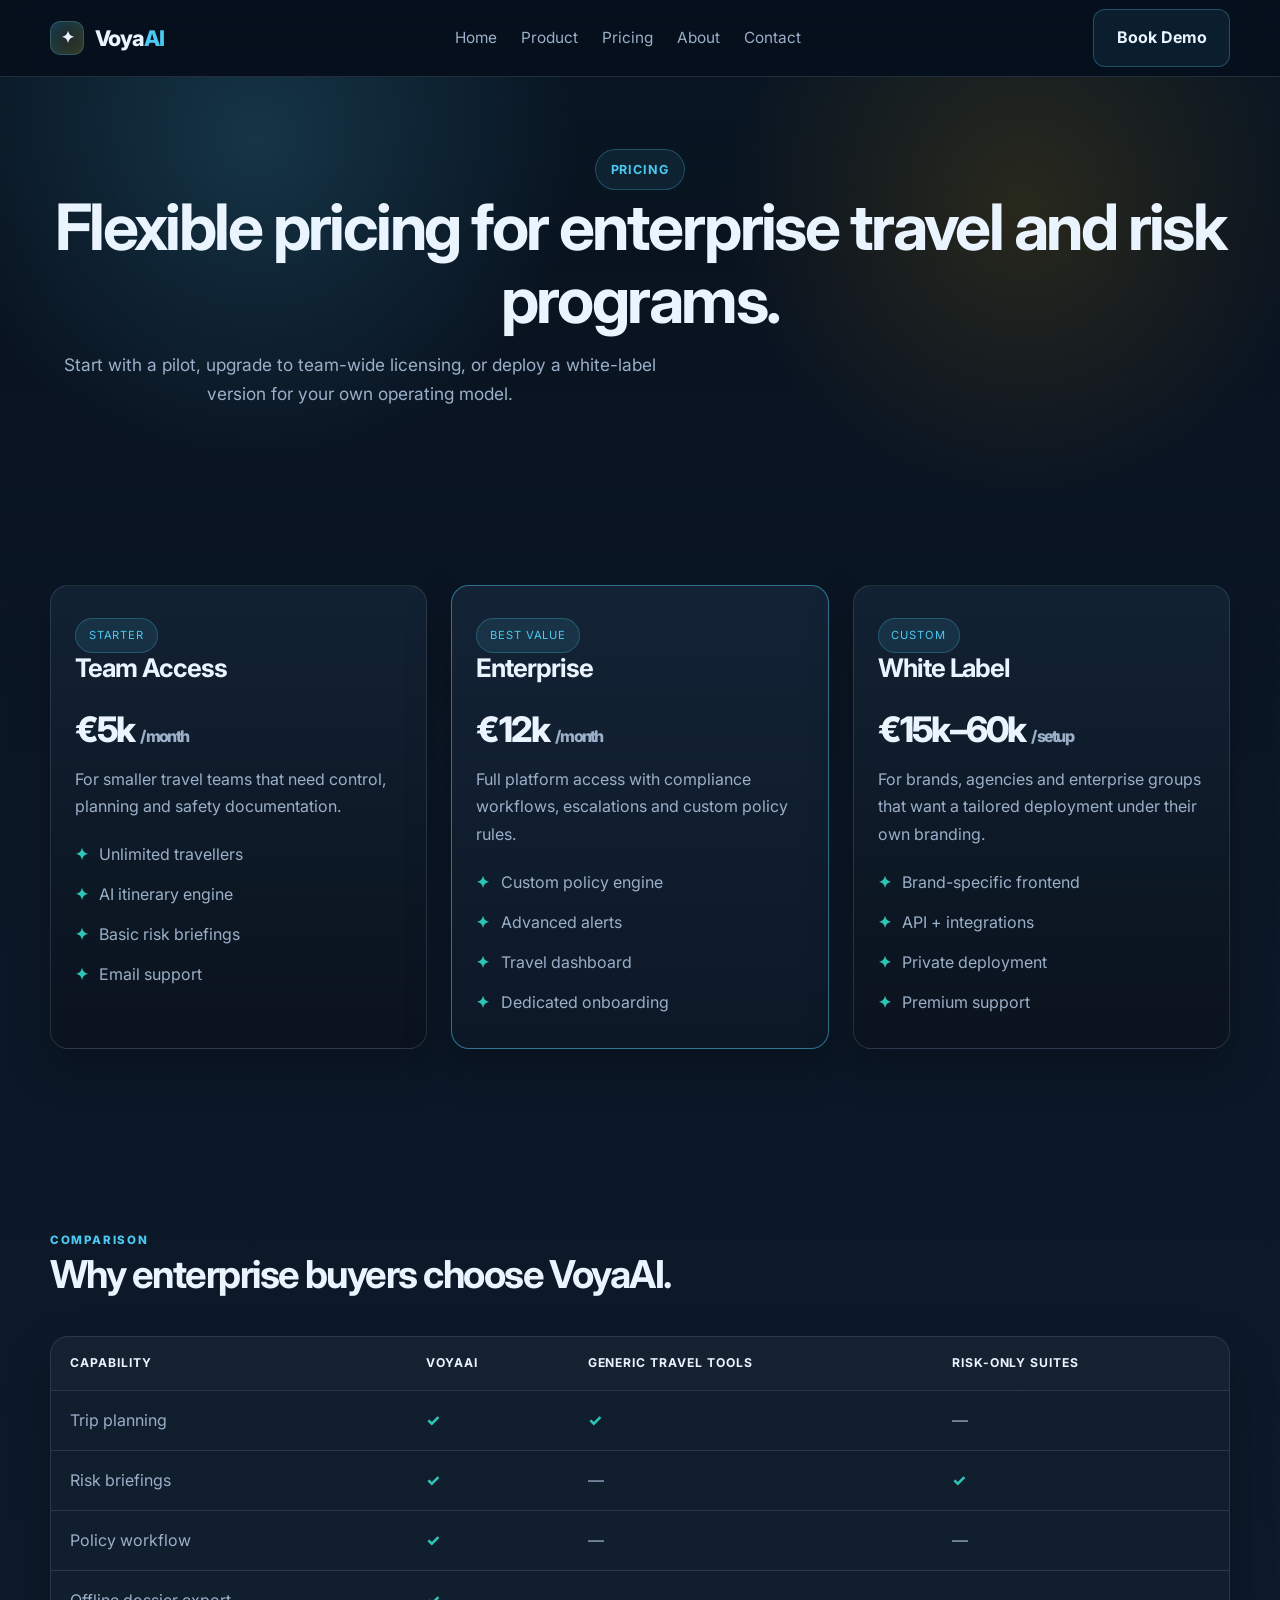
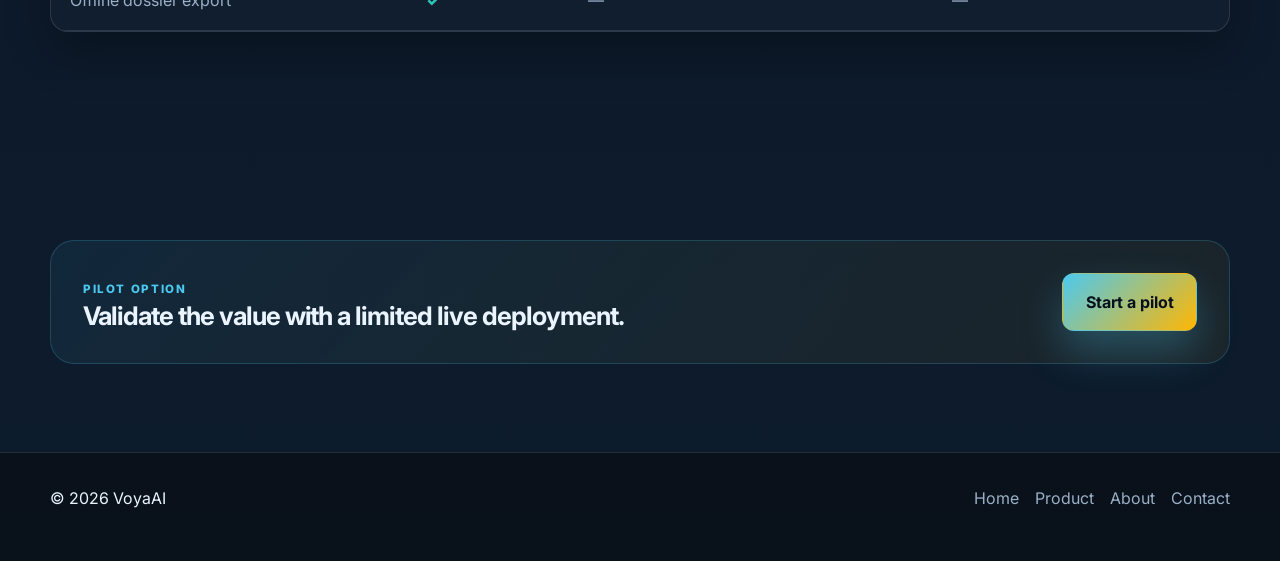
<file: about.html>
<!DOCTYPE html>
<html lang="en">
<head>
  <meta charset="UTF-8" />
  <meta name="viewport" content="width=device-width, initial-scale=1.0" />
  <title>VoyaAI | Pricing</title>
  <meta name="description" content="VoyaAI pricing plans for enterprise travel teams, compliance, and white-label deployments." />
  <link rel="preconnect" href="https://fonts.googleapis.com">
  <link rel="preconnect" href="https://fonts.gstatic.com" crossorigin>
  <link href="https://fonts.googleapis.com/css2?family=Inter:wght@400;500;600;700;800;900&display=swap" rel="stylesheet">
  <link rel="stylesheet" href="styles.css" />
</head>
<body>
  <header class="site-header">
    <div class="container nav-wrap">
      <a href="index.html" class="brand" aria-label="VoyaAI home">
        <span class="brand-mark">✦</span>
        <span>Voya<span style="color: var(--primary);">AI</span></span>
      </a>

      <nav class="nav-links" aria-label="Main navigation">
        <a href="index.html">Home</a>
        <a href="product.html">Product</a>
        <a href="pricing.html">Pricing</a>
        <a href="about.html">About</a>
        <a href="contact.html">Contact</a>
      </nav>

      <div class="nav-actions">
        <a href="contact.html" class="btn btn-secondary">Book Demo</a>
        <button class="mobile-toggle" aria-label="Toggle menu">☰</button>
      </div>
    </div>
  </header>

  <main>
    <section class="hero" style="padding-top: 4.5rem; min-height: auto;">
      <div class="container hero-content" style="grid-template-columns: 1fr; text-align: center;">
        <div class="hero-copy reveal">
          <span class="eyebrow">Pricing</span>
          <h1>Flexible pricing for enterprise travel and risk programs.</h1>
          <p>Start with a pilot, upgrade to team-wide licensing, or deploy a white-label version for your own operating model.</p>
        </div>
      </div>
    </section>

    <section>
      <div class="container">
        <div class="pricing-grid">
          <article class="price-card reveal">
            <span class="price-badge">Starter</span>
            <h3>Team Access</h3>
            <div class="price-amount">€5k <small>/ month</small></div>
            <p class="price-desc">For smaller travel teams that need control, planning and safety documentation.</p>
            <ul class="price-list">
              <li>Unlimited travellers</li>
              <li>AI itinerary engine</li>
              <li>Basic risk briefings</li>
              <li>Email support</li>
            </ul>
          </article>

          <article class="price-card featured reveal">
            <span class="price-badge">Best value</span>
            <h3>Enterprise</h3>
            <div class="price-amount">€12k <small>/ month</small></div>
            <p class="price-desc">Full platform access with compliance workflows, escalations and custom policy rules.</p>
            <ul class="price-list">
              <li>Custom policy engine</li>
              <li>Advanced alerts</li>
              <li>Travel dashboard</li>
              <li>Dedicated onboarding</li>
            </ul>
          </article>

          <article class="price-card reveal">
            <span class="price-badge">Custom</span>
            <h3>White Label</h3>
            <div class="price-amount">€15k–60k <small>/ setup</small></div>
            <p class="price-desc">For brands, agencies and enterprise groups that want a tailored deployment under their own branding.</p>
            <ul class="price-list">
              <li>Brand-specific frontend</li>
              <li>API + integrations</li>
              <li>Private deployment</li>
              <li>Premium support</li>
            </ul>
          </article>
        </div>
      </div>
    </section>

    <section>
      <div class="container">
        <div class="section-header reveal">
          <span class="section-kicker">Comparison</span>
          <h2>Why enterprise buyers choose VoyaAI.</h2>
        </div>

        <div class="table-wrap reveal">
          <table>
            <thead>
              <tr>
                <th>Capability</th>
                <th>VoyaAI</th>
                <th>Generic travel tools</th>
                <th>Risk-only suites</th>
              </tr>
            </thead>
            <tbody>
              <tr>
                <td>Trip planning</td>
                <td class="table-check">✓</td>
                <td class="table-check">✓</td>
                <td>—</td>
              </tr>
              <tr>
                <td>Risk briefings</td>
                <td class="table-check">✓</td>
                <td>—</td>
                <td class="table-check">✓</td>
              </tr>
              <tr>
                <td>Policy workflow</td>
                <td class="table-check">✓</td>
                <td>—</td>
                <td>—</td>
              </tr>
              <tr>
                <td>Offline dossier export</td>
                <td class="table-check">✓</td>
                <td>—</td>
                <td>—</td>
              </tr>
            </tbody>
          </table>
        </div>
      </div>
    </section>

    <section>
      <div class="container reveal">
        <div class="callout">
          <div>
            <span class="section-kicker">Pilot option</span>
            <h3>Validate the value with a limited live deployment.</h3>
          </div>
          <a href="contact.html" class="btn btn-primary">Start a pilot</a>
        </div>
      </div>
    </section>
  </main>

  <footer class="site-footer">
    <div class="container footer-wrap">
      <div>© <span data-year></span> VoyaAI</div>
      <div class="footer-links">
        <a href="index.html">Home</a>
        <a href="product.html">Product</a>
        <a href="about.html">About</a>
        <a href="contact.html">Contact</a>
      </div>
    </div>
  </footer>

  <script src="script.js"></script>
</body>
</html>
</file>
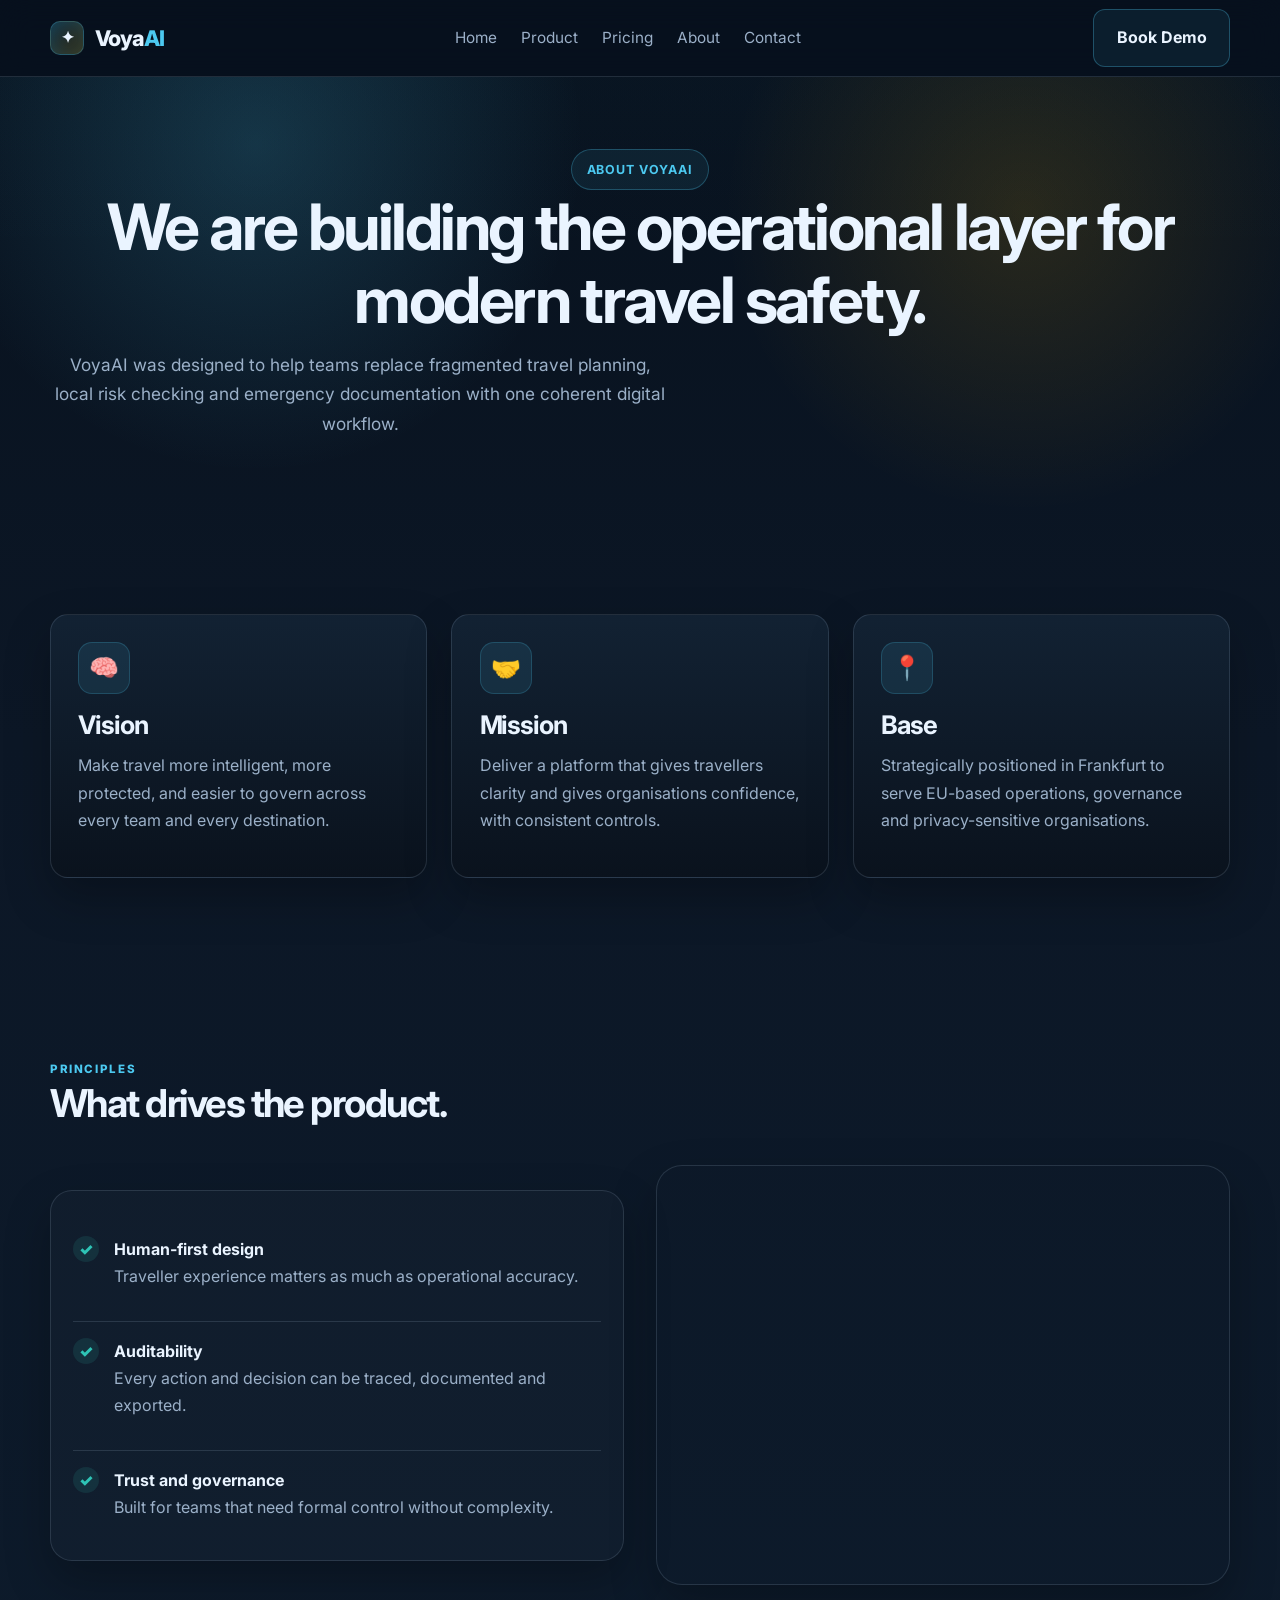
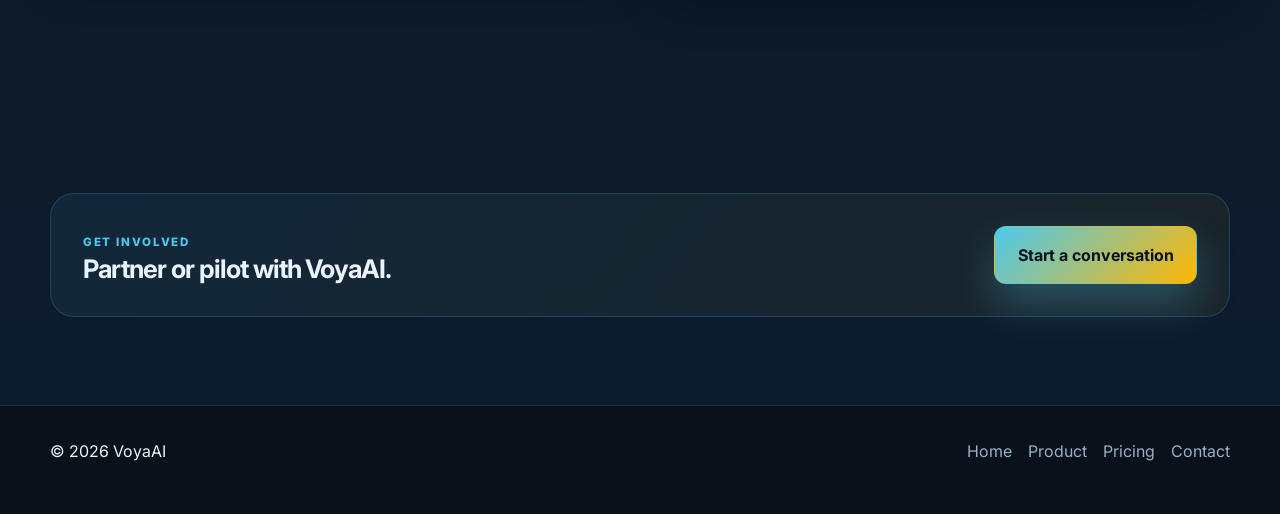
<file: contact.html>
<!DOCTYPE html>
<html lang="en">
<head>
  <meta charset="UTF-8" />
  <meta name="viewport" content="width=device-width, initial-scale=1.0" />
  <title>VoyaAI | About</title>
  <meta name="description" content="Learn more about VoyaAI and the vision behind the enterprise AI travel planning and duty-of-care platform." />
  <link rel="preconnect" href="https://fonts.googleapis.com">
  <link rel="preconnect" href="https://fonts.gstatic.com" crossorigin>
  <link href="https://fonts.googleapis.com/css2?family=Inter:wght@400;500;600;700;800;900&display=swap" rel="stylesheet">
  <link rel="stylesheet" href="styles.css" />
</head>
<body>
  <header class="site-header">
    <div class="container nav-wrap">
      <a href="index.html" class="brand" aria-label="VoyaAI home">
        <span class="brand-mark">✦</span>
        <span>Voya<span style="color: var(--primary);">AI</span></span>
      </a>

      <nav class="nav-links" aria-label="Main navigation">
        <a href="index.html">Home</a>
        <a href="product.html">Product</a>
        <a href="pricing.html">Pricing</a>
        <a href="about.html">About</a>
        <a href="contact.html">Contact</a>
      </nav>

      <div class="nav-actions">
        <a href="contact.html" class="btn btn-secondary">Book Demo</a>
        <button class="mobile-toggle" aria-label="Toggle menu">☰</button>
      </div>
    </div>
  </header>

  <main>
    <section class="hero" style="padding-top: 4.5rem; min-height: auto;">
      <div class="container hero-content" style="grid-template-columns: 1fr; text-align: center;">
        <div class="hero-copy reveal">
          <span class="eyebrow">About VoyaAI</span>
          <h1>We are building the operational layer for modern travel safety.</h1>
          <p>VoyaAI was designed to help teams replace fragmented travel planning, local risk checking and emergency documentation with one coherent digital workflow.</p>
        </div>
      </div>
    </section>

    <section>
      <div class="container">
        <div class="card-grid">
          <article class="info-card reveal">
            <div class="card-icon">🧠</div>
            <h3>Vision</h3>
            <p>Make travel more intelligent, more protected, and easier to govern across every team and every destination.</p>
          </article>
          <article class="info-card reveal">
            <div class="card-icon">🤝</div>
            <h3>Mission</h3>
            <p>Deliver a platform that gives travellers clarity and gives organisations confidence, with consistent controls.</p>
          </article>
          <article class="info-card reveal">
            <div class="card-icon">📍</div>
            <h3>Base</h3>
            <p>Strategically positioned in Frankfurt to serve EU-based operations, governance and privacy-sensitive organisations.</p>
          </article>
        </div>
      </div>
    </section>

    <section>
      <div class="container">
        <div class="section-header reveal">
          <span class="section-kicker">Principles</span>
          <h2>What drives the product.</h2>
        </div>

        <div class="split-layout">
          <div class="feature-panel reveal">
            <ul class="feature-list">
              <li><span class="check">✓</span><div><strong>Human-first design</strong><p>Traveller experience matters as much as operational accuracy.</p></div></li>
              <li><span class="check">✓</span><div><strong>Auditability</strong><p>Every action and decision can be traced, documented and exported.</p></div></li>
              <li><span class="check">✓</span><div><strong>Trust and governance</strong><p>Built for teams that need formal control without complexity.</p></div></li>
            </ul>
          </div>
          <div class="feature-image reveal" aria-label="Team and strategy image"></div>
        </div>
      </div>
    </section>

    <section>
      <div class="container reveal">
        <div class="callout">
          <div>
            <span class="section-kicker">Get involved</span>
            <h3>Partner or pilot with VoyaAI.</h3>
          </div>
          <a href="contact.html" class="btn btn-primary">Start a conversation</a>
        </div>
      </div>
    </section>
  </main>

  <footer class="site-footer">
    <div class="container footer-wrap">
      <div>© <span data-year></span> VoyaAI</div>
      <div class="footer-links">
        <a href="index.html">Home</a>
        <a href="product.html">Product</a>
        <a href="pricing.html">Pricing</a>
        <a href="contact.html">Contact</a>
      </div>
    </div>
  </footer>

  <script src="script.js"></script>
</body>
</html>
</file>
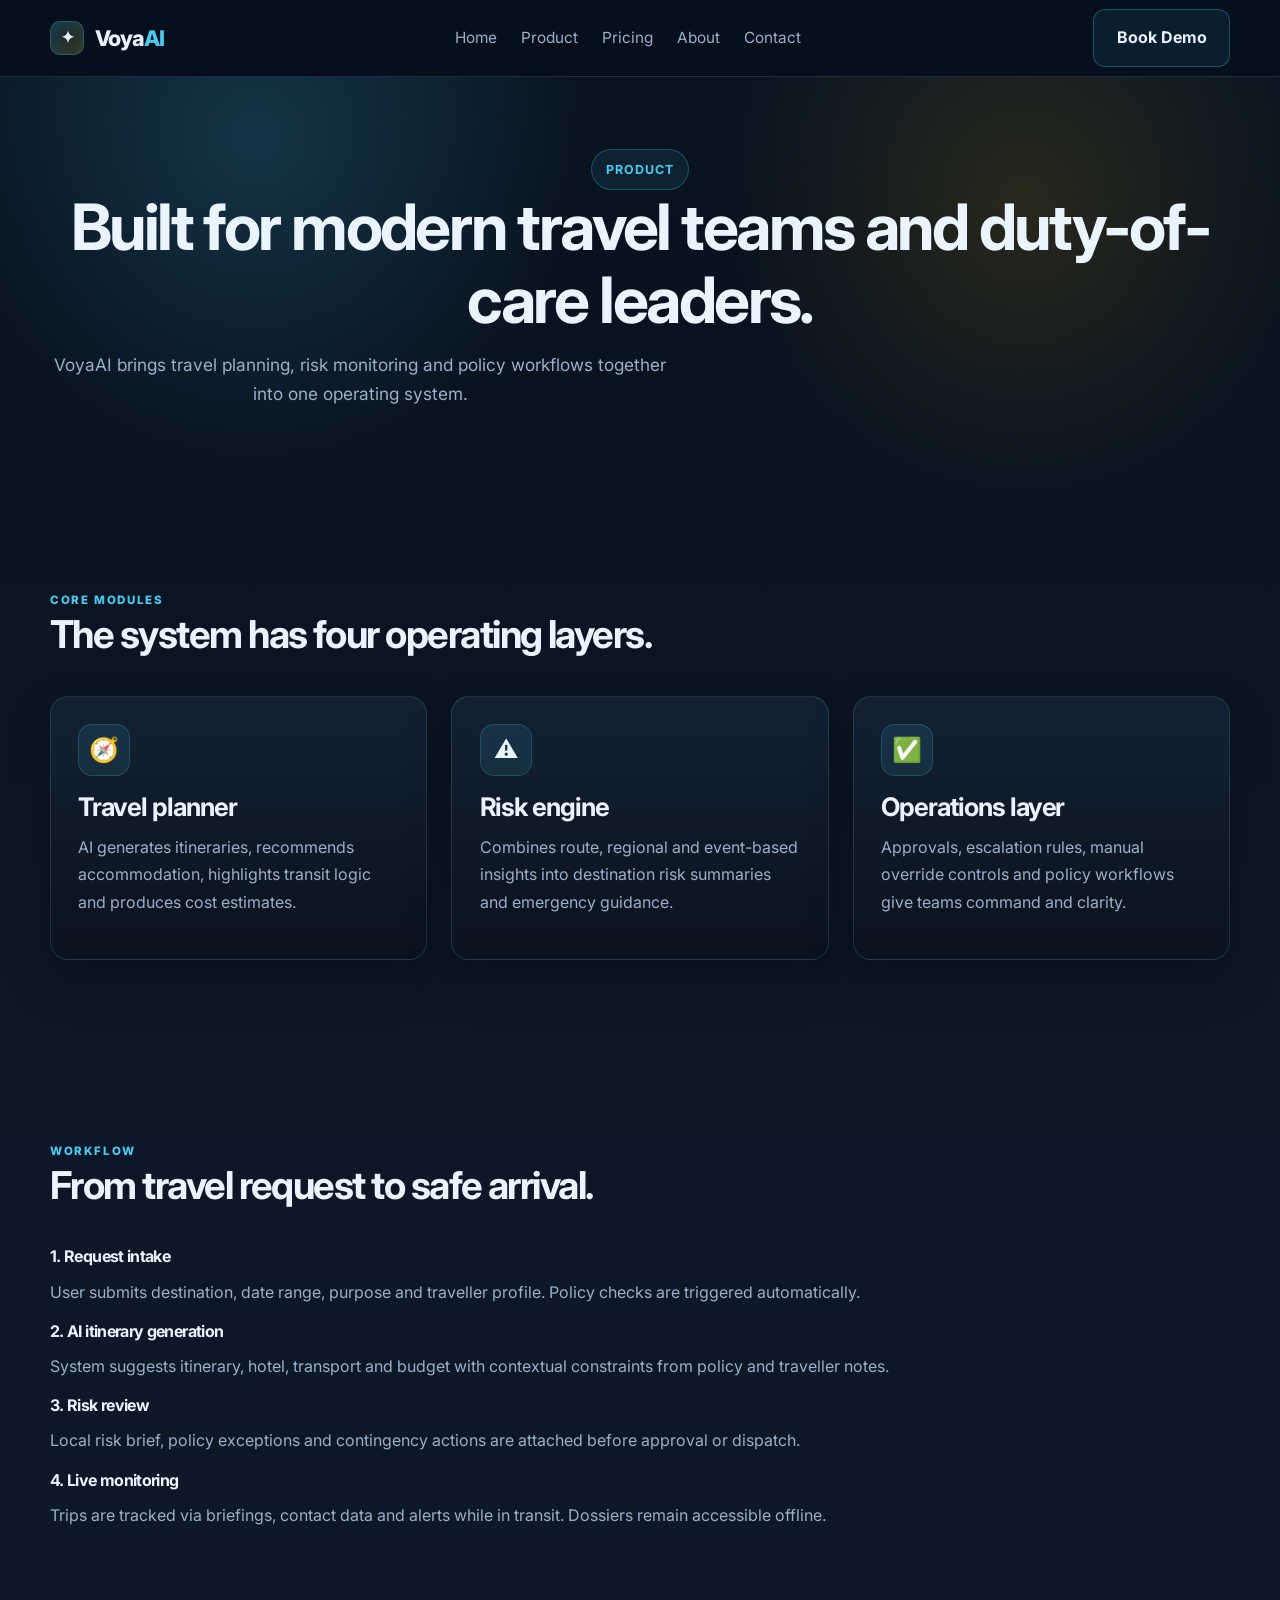
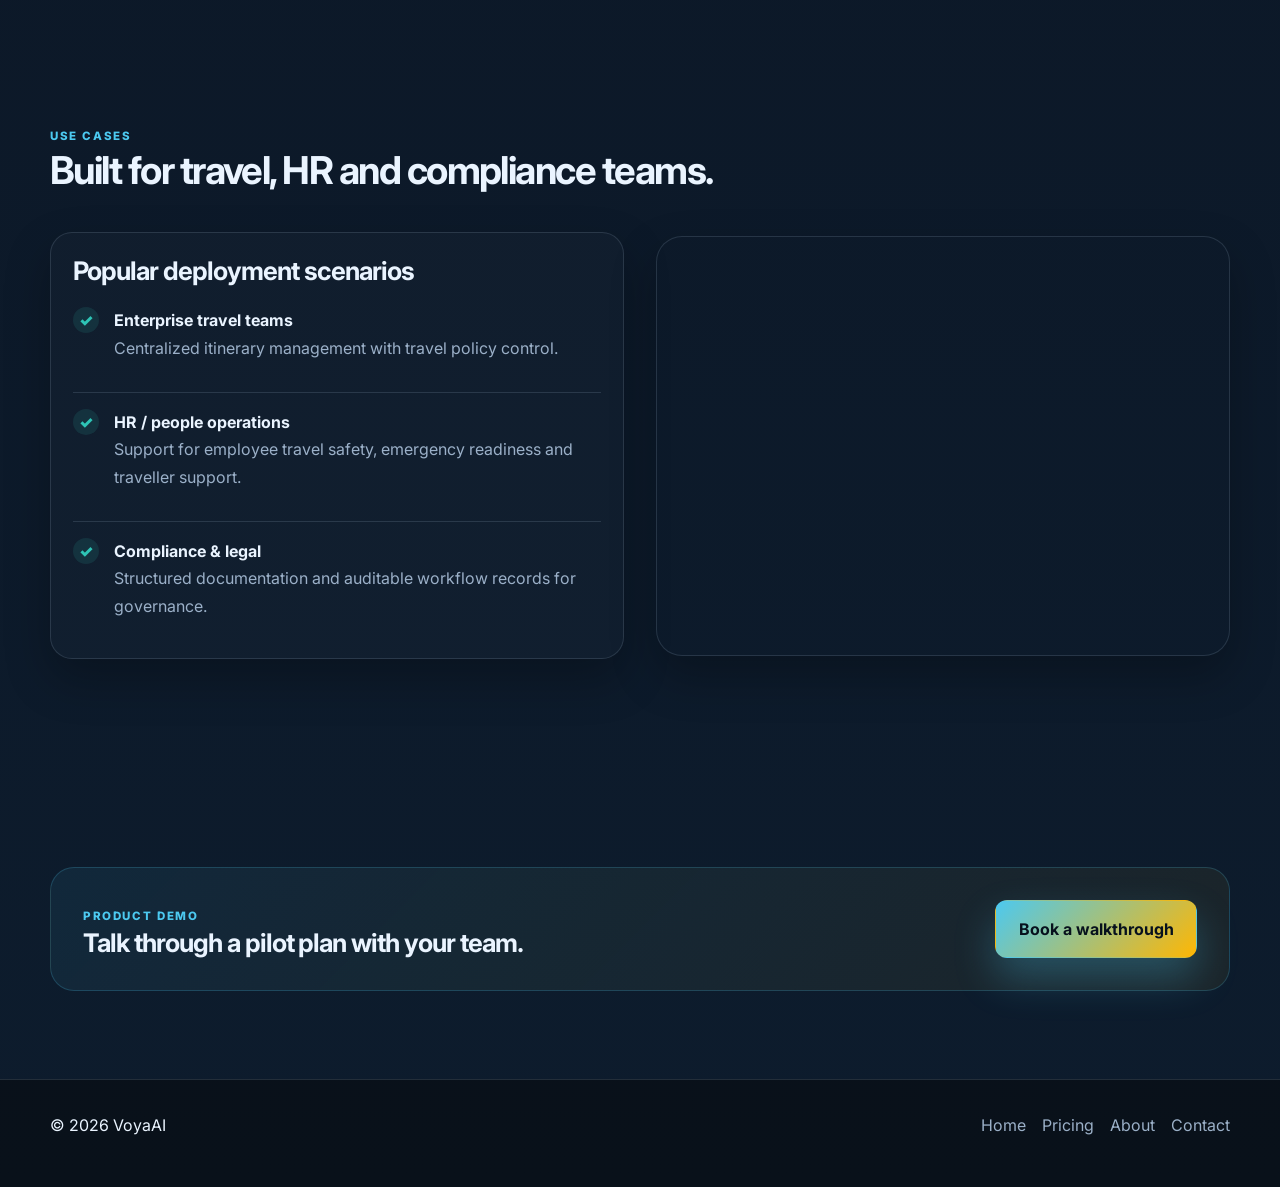
<file: pricing.html>
<!DOCTYPE html>
<html lang="en">
<head>
  <meta charset="UTF-8" />
  <meta name="viewport" content="width=device-width, initial-scale=1.0" />
  <title>VoyaAI | Product</title>
  <meta name="description" content="See how VoyaAI connects AI travel planning, duty-of-care, approvals and operational exports into one enterprise platform." />
  <link rel="preconnect" href="https://fonts.googleapis.com">
  <link rel="preconnect" href="https://fonts.gstatic.com" crossorigin>
  <link href="https://fonts.googleapis.com/css2?family=Inter:wght@400;500;600;700;800;900&display=swap" rel="stylesheet">
  <link rel="stylesheet" href="styles.css" />
</head>
<body>
  <header class="site-header">
    <div class="container nav-wrap">
      <a href="index.html" class="brand" aria-label="VoyaAI home">
        <span class="brand-mark">✦</span>
        <span>Voya<span style="color: var(--primary);">AI</span></span>
      </a>

      <nav class="nav-links" aria-label="Main navigation">
        <a href="index.html">Home</a>
        <a href="product.html">Product</a>
        <a href="pricing.html">Pricing</a>
        <a href="about.html">About</a>
        <a href="contact.html">Contact</a>
      </nav>

      <div class="nav-actions">
        <a href="contact.html" class="btn btn-secondary">Book Demo</a>
        <button class="mobile-toggle" aria-label="Toggle menu">☰</button>
      </div>
    </div>
  </header>

  <main>
    <section class="hero" style="padding-top: 4.5rem; min-height: auto;">
      <div class="container hero-content" style="grid-template-columns: 1fr; text-align: center;">
        <div class="hero-copy reveal">
          <span class="eyebrow">Product</span>
          <h1>Built for modern travel teams and duty-of-care leaders.</h1>
          <p>VoyaAI brings travel planning, risk monitoring and policy workflows together into one operating system.</p>
        </div>
      </div>
    </section>

    <section>
      <div class="container">
        <div class="section-header reveal">
          <span class="section-kicker">Core modules</span>
          <h2>The system has four operating layers.</h2>
        </div>

        <div class="card-grid">
          <article class="info-card reveal">
            <div class="card-icon">🧭</div>
            <h3>Travel planner</h3>
            <p>AI generates itineraries, recommends accommodation, highlights transit logic and produces cost estimates.</p>
          </article>
          <article class="info-card reveal">
            <div class="card-icon">⚠️</div>
            <h3>Risk engine</h3>
            <p>Combines route, regional and event-based insights into destination risk summaries and emergency guidance.</p>
          </article>
          <article class="info-card reveal">
            <div class="card-icon">✅</div>
            <h3>Operations layer</h3>
            <p>Approvals, escalation rules, manual override controls and policy workflows give teams command and clarity.</p>
          </article>
        </div>
      </div>
    </section>

    <section>
      <div class="container">
        <div class="section-header reveal">
          <span class="section-kicker">Workflow</span>
          <h2>From travel request to safe arrival.</h2>
        </div>

        <div class="timeline" style="margin-top: 1rem;">
          <div class="timeline-item reveal">
            <div class="timeline-marker"></div>
            <div class="timeline-content">
              <h4>1. Request intake</h4>
              <p>User submits destination, date range, purpose and traveller profile. Policy checks are triggered automatically.</p>
            </div>
          </div>
          <div class="timeline-item reveal">
            <div class="timeline-marker"></div>
            <div class="timeline-content">
              <h4>2. AI itinerary generation</h4>
              <p>System suggests itinerary, hotel, transport and budget with contextual constraints from policy and traveller notes.</p>
            </div>
          </div>
          <div class="timeline-item reveal">
            <div class="timeline-marker"></div>
            <div class="timeline-content">
              <h4>3. Risk review</h4>
              <p>Local risk brief, policy exceptions and contingency actions are attached before approval or dispatch.</p>
            </div>
          </div>
          <div class="timeline-item reveal">
            <div class="timeline-marker"></div>
            <div class="timeline-content">
              <h4>4. Live monitoring</h4>
              <p>Trips are tracked via briefings, contact data and alerts while in transit. Dossiers remain accessible offline.</p>
            </div>
          </div>
        </div>
      </div>
    </section>

    <section>
      <div class="container">
        <div class="section-header reveal">
          <span class="section-kicker">Use cases</span>
          <h2>Built for travel, HR and compliance teams.</h2>
        </div>

        <div class="split-layout">
          <div class="feature-panel reveal">
            <h3>Popular deployment scenarios</h3>
            <ul class="feature-list">
              <li><span class="check">✓</span><div><strong>Enterprise travel teams</strong><p>Centralized itinerary management with travel policy control.</p></div></li>
              <li><span class="check">✓</span><div><strong>HR / people operations</strong><p>Support for employee travel safety, emergency readiness and traveller support.</p></div></li>
              <li><span class="check">✓</span><div><strong>Compliance & legal</strong><p>Structured documentation and auditable workflow records for governance.</p></div></li>
            </ul>
          </div>
          <div class="feature-image reveal" aria-label="Product workflow dashboard"></div>
        </div>
      </div>
    </section>

    <section>
      <div class="container reveal">
        <div class="callout">
          <div>
            <span class="section-kicker">Product demo</span>
            <h3>Talk through a pilot plan with your team.</h3>
          </div>
          <a href="contact.html" class="btn btn-primary">Book a walkthrough</a>
        </div>
      </div>
    </section>
  </main>

  <footer class="site-footer">
    <div class="container footer-wrap">
      <div>© <span data-year></span> VoyaAI</div>
      <div class="footer-links">
        <a href="index.html">Home</a>
        <a href="pricing.html">Pricing</a>
        <a href="about.html">About</a>
        <a href="contact.html">Contact</a>
      </div>
    </div>
  </footer>

  <script src="script.js"></script>
</body>
</html>
</file>
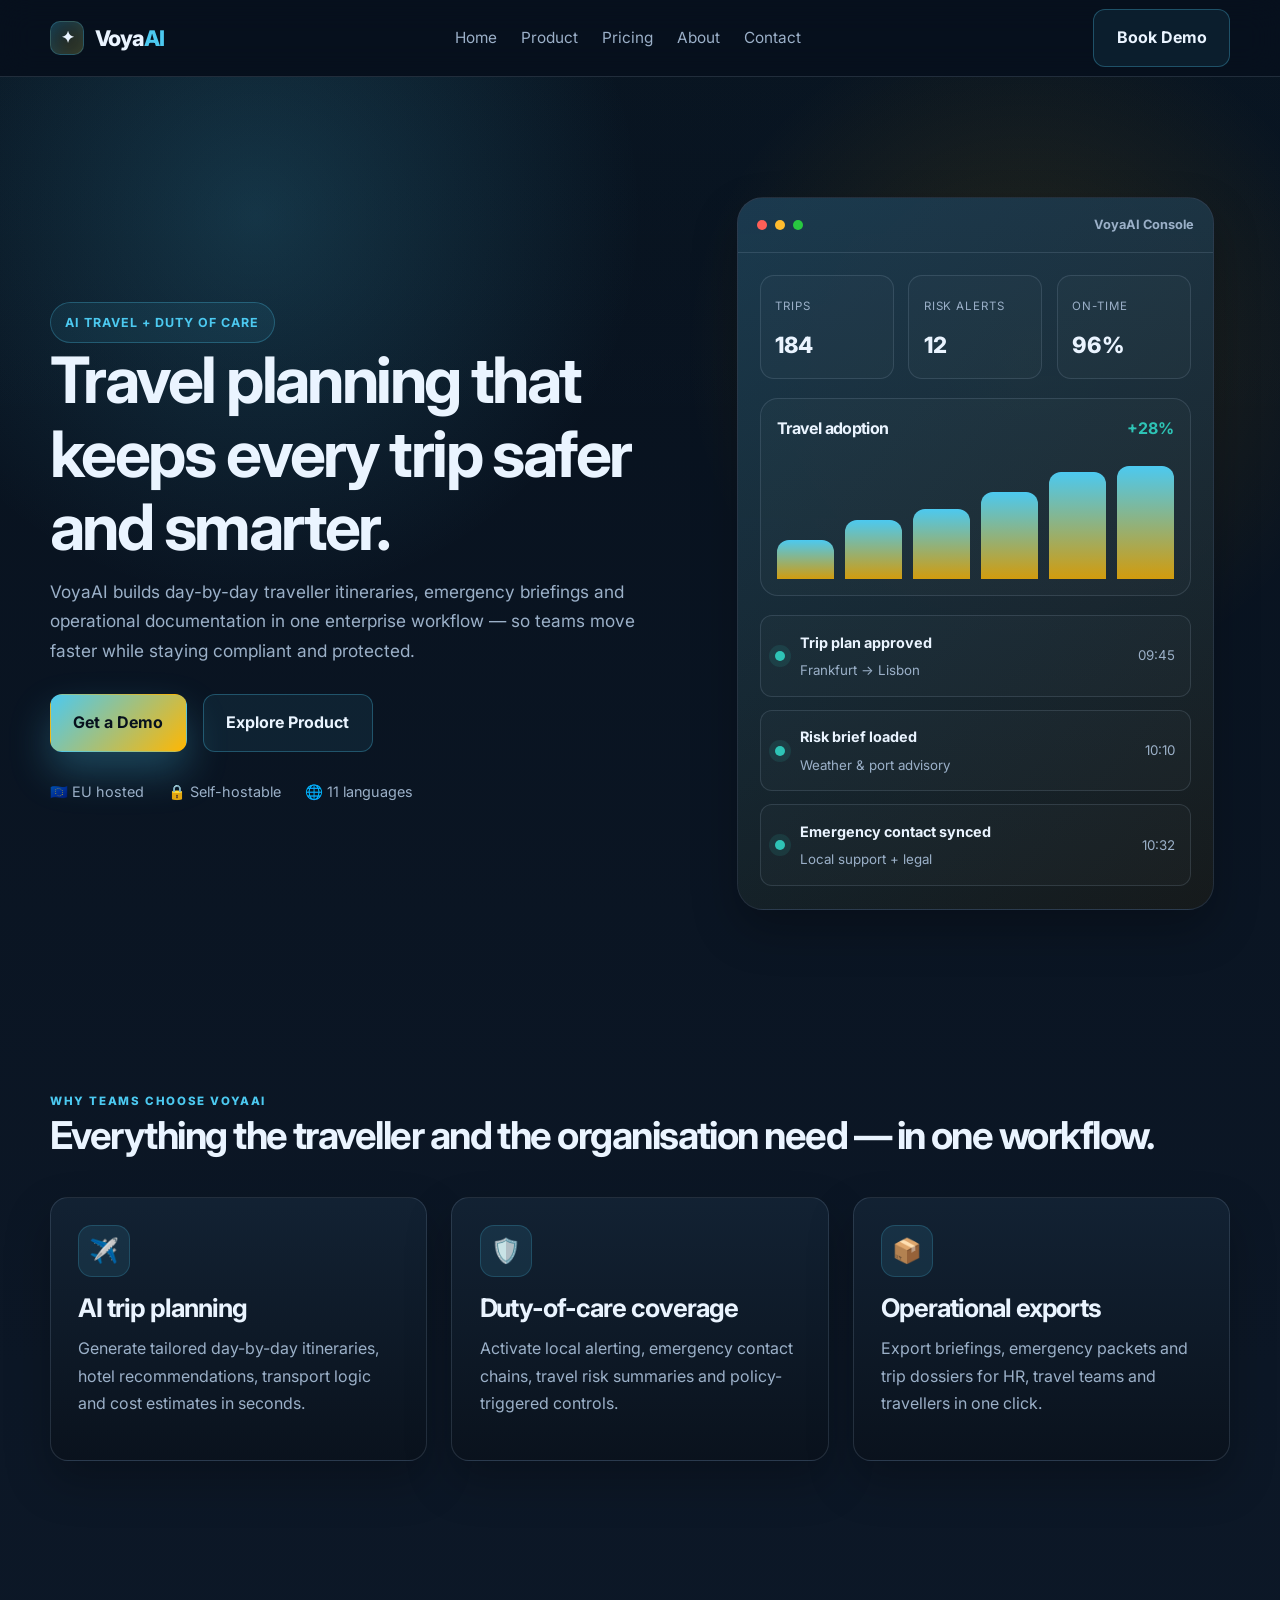
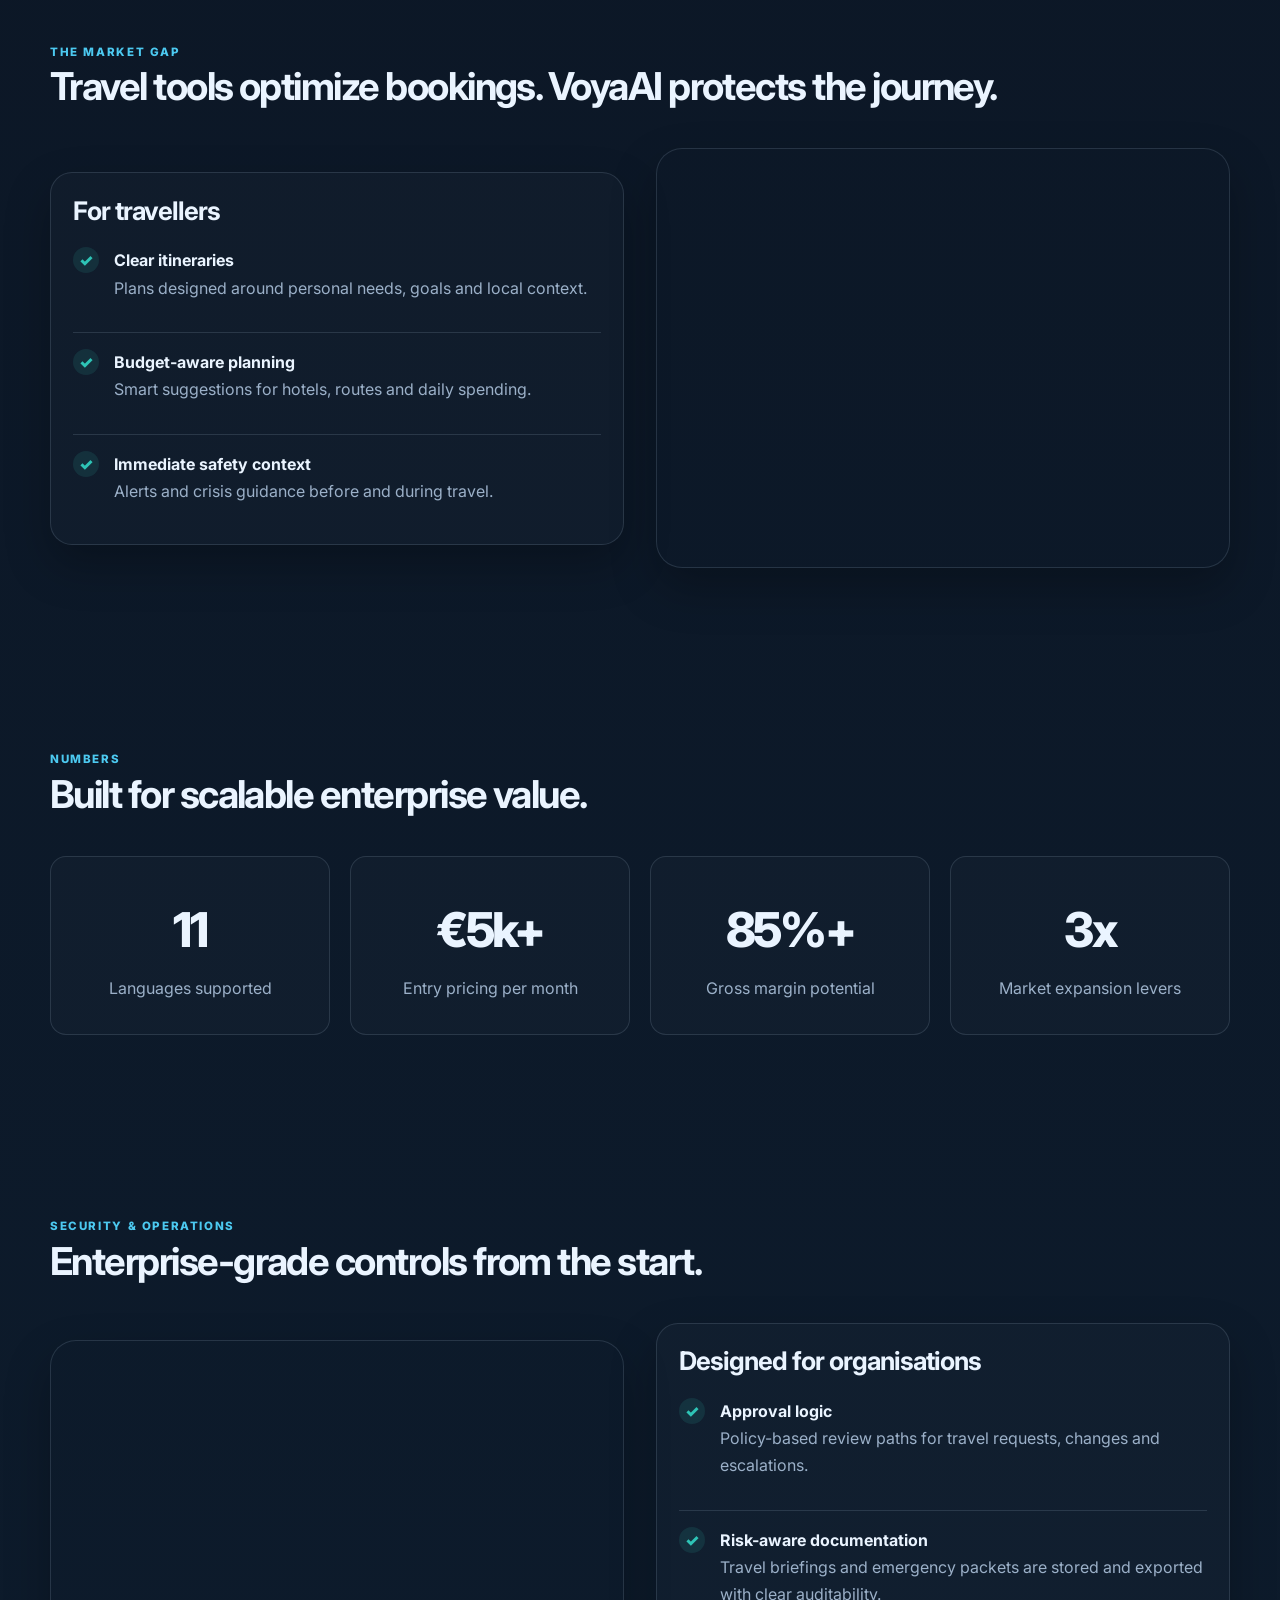
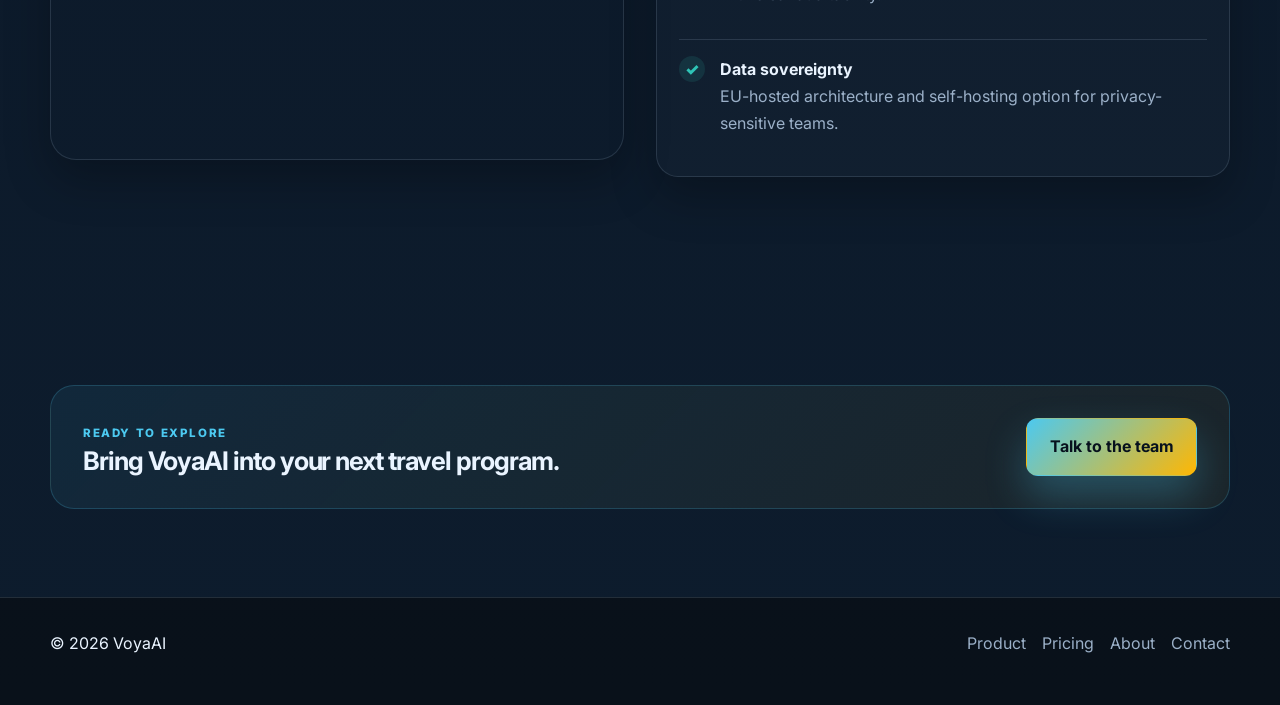
<file: product.html>
<!DOCTYPE html>
<html lang="en">
<head>
  <meta charset="UTF-8" />
  <meta name="viewport" content="width=device-width, initial-scale=1.0" />
  <title>VoyaAI | AI Travel Planning & Duty of Care</title>
  <meta name="description" content="VoyaAI unifies AI trip planning and duty-of-care workflows for enterprise travellers, HR and compliance teams." />
  <link rel="preconnect" href="https://fonts.googleapis.com">
  <link rel="preconnect" href="https://fonts.gstatic.com" crossorigin>
  <link href="https://fonts.googleapis.com/css2?family=Inter:wght@400;500;600;700;800;900&display=swap" rel="stylesheet">
  <link rel="stylesheet" href="styles.css" />
</head>
<body>
  <header class="site-header">
    <div class="container nav-wrap">
      <a href="index.html" class="brand" aria-label="VoyaAI home">
        <span class="brand-mark">✦</span>
        <span>Voya<span style="color: var(--primary);">AI</span></span>
      </a>

      <nav class="nav-links" aria-label="Main navigation">
        <a href="index.html">Home</a>
        <a href="product.html">Product</a>
        <a href="pricing.html">Pricing</a>
        <a href="about.html">About</a>
        <a href="contact.html">Contact</a>
      </nav>

      <div class="nav-actions">
        <a href="contact.html" class="btn btn-secondary">Book Demo</a>
        <button class="mobile-toggle" aria-label="Toggle menu">☰</button>
      </div>
    </div>
  </header>

  <main>
    <section class="hero">
      <div class="container hero-content">
        <div class="hero-copy reveal">
          <span class="eyebrow">AI Travel + Duty of Care</span>
          <h1>Travel planning that keeps every trip safer and smarter.</h1>
          <p>VoyaAI builds day-by-day traveller itineraries, emergency briefings and operational documentation in one enterprise workflow — so teams move faster while staying compliant and protected.</p>
          <div class="hero-cta">
            <a href="contact.html" class="btn btn-primary">Get a Demo</a>
            <a href="product.html" class="btn btn-secondary">Explore Product</a>
          </div>
          <div class="hero-meta">
            <span>🇪🇺 EU hosted</span>
            <span>🔒 Self-hostable</span>
            <span>🌐 11 languages</span>
          </div>
        </div>

        <div class="hero-visual reveal">
          <div class="dashboard-card">
            <div class="dashboard-head">
              <div class="dot-row">
                <span class="dot"></span>
                <span class="dot"></span>
                <span class="dot"></span>
              </div>
              <span style="color: var(--muted); font-size: 0.8rem; font-weight: 700;">VoyaAI Console</span>
            </div>
            <div class="dashboard-body">
              <div class="metric-strip">
                <div class="metric">
                  <span class="small">Trips</span>
                  <span class="value">184</span>
                </div>
                <div class="metric">
                  <span class="small">Risk alerts</span>
                  <span class="value">12</span>
                </div>
                <div class="metric">
                  <span class="small">On-time</span>
                  <span class="value">96%</span>
                </div>
              </div>

              <div class="chart-panel">
                <div class="chart-header">
                  <h4>Travel adoption</h4>
                  <span style="color: var(--success); font-weight: 700;">+28%</span>
                </div>
                <div class="chart-bars">
                  <span style="height: 32%;"></span>
                  <span style="height: 49%;"></span>
                  <span style="height: 58%;"></span>
                  <span style="height: 72%;"></span>
                  <span style="height: 89%;"></span>
                  <span style="height: 94%;"></span>
                </div>
              </div>

              <div class="roadmap-list">
                <div class="roadmap-item">
                  <span class="bullet"></span>
                  <div>
                    <strong>Trip plan approved</strong><br>
                    <small>Frankfurt → Lisbon</small>
                  </div>
                  <small>09:45</small>
                </div>
                <div class="roadmap-item">
                  <span class="bullet"></span>
                  <div>
                    <strong>Risk brief loaded</strong><br>
                    <small>Weather & port advisory</small>
                  </div>
                  <small>10:10</small>
                </div>
                <div class="roadmap-item">
                  <span class="bullet"></span>
                  <div>
                    <strong>Emergency contact synced</strong><br>
                    <small>Local support + legal</small>
                  </div>
                  <small>10:32</small>
                </div>
              </div>
            </div>
          </div>
        </div>
      </div>
    </section>

    <section>
      <div class="container">
        <div class="section-header reveal">
          <span class="section-kicker">Why teams choose VoyaAI</span>
          <h2>Everything the traveller and the organisation need — in one workflow.</h2>
        </div>

        <div class="card-grid">
          <article class="info-card reveal">
            <div class="card-icon">✈️</div>
            <h3>AI trip planning</h3>
            <p>Generate tailored day-by-day itineraries, hotel recommendations, transport logic and cost estimates in seconds.</p>
          </article>
          <article class="info-card reveal">
            <div class="card-icon">🛡️</div>
            <h3>Duty-of-care coverage</h3>
            <p>Activate local alerting, emergency contact chains, travel risk summaries and policy-triggered controls.</p>
          </article>
          <article class="info-card reveal">
            <div class="card-icon">📦</div>
            <h3>Operational exports</h3>
            <p>Export briefings, emergency packets and trip dossiers for HR, travel teams and travellers in one click.</p>
          </article>
        </div>
      </div>
    </section>

    <section>
      <div class="container">
        <div class="section-header reveal">
          <span class="section-kicker">The market gap</span>
          <h2>Travel tools optimize bookings. VoyaAI protects the journey.</h2>
        </div>

        <div class="split-layout">
          <div class="feature-panel reveal">
            <h3>For travellers</h3>
            <ul class="feature-list">
              <li>
                <span class="check">✓</span>
                <div>
                  <strong>Clear itineraries</strong>
                  <p>Plans designed around personal needs, goals and local context.</p>
                </div>
              </li>
              <li>
                <span class="check">✓</span>
                <div>
                  <strong>Budget-aware planning</strong>
                  <p>Smart suggestions for hotels, routes and daily spending.</p>
                </div>
              </li>
              <li>
                <span class="check">✓</span>
                <div>
                  <strong>Immediate safety context</strong>
                  <p>Alerts and crisis guidance before and during travel.</p>
                </div>
              </li>
            </ul>
          </div>

          <div class="feature-image reveal" aria-label="Travel planning workspace"></div>
        </div>
      </div>
    </section>

    <section>
      <div class="container">
        <div class="section-header reveal">
          <span class="section-kicker">Numbers</span>
          <h2>Built for scalable enterprise value.</h2>
        </div>

        <div class="stats-grid">
          <div class="stat-box reveal">
            <div class="stat-number">11</div>
            <div class="stat-label">Languages supported</div>
          </div>
          <div class="stat-box reveal">
            <div class="stat-number">€5k+</div>
            <div class="stat-label">Entry pricing per month</div>
          </div>
          <div class="stat-box reveal">
            <div class="stat-number">85%+</div>
            <div class="stat-label">Gross margin potential</div>
          </div>
          <div class="stat-box reveal">
            <div class="stat-number">3x</div>
            <div class="stat-label">Market expansion levers</div>
          </div>
        </div>
      </div>
    </section>

    <section>
      <div class="container">
        <div class="section-header reveal">
          <span class="section-kicker">Security & operations</span>
          <h2>Enterprise-grade controls from the start.</h2>
        </div>

        <div class="split-layout">
          <div class="feature-image alt reveal" aria-label="Enterprise workflow and team collaboration"></div>

          <div class="feature-panel reveal">
            <h3>Designed for organisations</h3>
            <ul class="feature-list">
              <li>
                <span class="check">✓</span>
                <div>
                  <strong>Approval logic</strong>
                  <p>Policy-based review paths for travel requests, changes and escalations.</p>
                </div>
              </li>
              <li>
                <span class="check">✓</span>
                <div>
                  <strong>Risk-aware documentation</strong>
                  <p>Travel briefings and emergency packets are stored and exported with clear auditability.</p>
                </div>
              </li>
              <li>
                <span class="check">✓</span>
                <div>
                  <strong>Data sovereignty</strong>
                  <p>EU-hosted architecture and self-hosting option for privacy-sensitive teams.</p>
                </div>
              </li>
            </ul>
          </div>
        </div>
      </div>
    </section>

    <section>
      <div class="container reveal">
        <div class="callout">
          <div>
            <span class="section-kicker">Ready to explore</span>
            <h3>Bring VoyaAI into your next travel program.</h3>
          </div>
          <a href="contact.html" class="btn btn-primary">Talk to the team</a>
        </div>
      </div>
    </section>
  </main>

  <footer class="site-footer">
    <div class="container footer-wrap">
      <div>© <span data-year></span> VoyaAI</div>
      <div class="footer-links">
        <a href="product.html">Product</a>
        <a href="pricing.html">Pricing</a>
        <a href="about.html">About</a>
        <a href="contact.html">Contact</a>
      </div>
    </div>
  </footer>

  <script src="script.js"></script>
</body>
</html>
</file>
<file: styles.css>
/* Base */
:root {
  --bg: #07111d;
  --bg-soft: #0d1827;
  --bg-panel: #101d2d;
  --panel: #132335;
  --panel-2: #182d46;
  --primary: #4cc9f0;
  --primary-strong: #00b5ff;
  --accent: #ffb703;
  --success: #2ec4b6;
  --danger: #ef476f;
  --text: #eaf4ff;
  --muted: #9bb0c8;
  --border: rgba(157, 177, 201, 0.18);
  --shadow: 0 20px 45px rgba(0, 0, 0, 0.25);
  --radius: 18px;
  --container: 1180px;
  --transition: 0.3s ease;
}

* { box-sizing: border-box; }
html { scroll-behavior: smooth; }
body {
  margin: 0;
  font-family: 'Inter', 'Segoe UI', sans-serif;
  background: linear-gradient(180deg, #07111d 0%, #0c1726 35%, #0d1c2d 100%);
  color: var(--text);
  line-height: 1.7;
}
img { max-width: 100%; display: block; }
a { color: inherit; text-decoration: none; }
button, input, textarea { font: inherit; }
.container {
  width: min(var(--container), calc(100% - 32px));
  margin: 0 auto;
}

/* Typography */
h1, h2, h3, h4 { margin: 0 0 0.8rem; line-height: 1.15; letter-spacing: -0.04em; }
h1 { font-size: clamp(2.5rem, 5vw, 4rem); }
h2 { font-size: clamp(2rem, 3vw, 3rem); }
h3 { font-size: clamp(1.2rem, 2vw, 1.6rem); }
p { margin: 0 0 1rem; color: var(--muted); }

/* Buttons */
.btn {
  display: inline-flex;
  align-items: center;
  justify-content: center;
  gap: 0.55rem;
  border: 1px solid transparent;
  border-radius: 12px;
  padding: 0.9rem 1.4rem;
  font-weight: 700;
  cursor: pointer;
  transition: transform var(--transition), box-shadow var(--transition), border-color var(--transition), background var(--transition);
}
.btn:hover { transform: translateY(-2px); }
.btn-primary {
  background: linear-gradient(135deg, var(--primary), var(--accent));
  color: #07111d;
  box-shadow: 0 20px 40px rgba(76, 201, 240, 0.28);
}
.btn-secondary {
  background: rgba(76, 201, 240, 0.08);
  color: var(--text);
  border-color: rgba(76, 201, 240, 0.3);
}
.btn-ghost {
  background: transparent;
  color: var(--text);
  border-color: var(--border);
}
.btn-link {
  background: transparent;
  color: var(--primary);
  padding-left: 0; padding-right: 0;
}

/* Nav */
.site-header {
  position: sticky;
  top: 0;
  z-index: 1000;
  backdrop-filter: blur(16px);
  background: rgba(7, 17, 29, 0.76);
  border-bottom: 1px solid var(--border);
}
.nav-wrap {
  display: flex;
  align-items: center;
  justify-content: space-between;
  min-height: 76px;
  gap: 1rem;
}
.brand {
  display: inline-flex;
  align-items: center;
  gap: 0.7rem;
  font-size: 1.35rem;
  font-weight: 800;
  letter-spacing: -0.05em;
}
.brand-mark {
  width: 34px; height: 34px;
  display: grid; place-items: center;
  border-radius: 10px;
  background: linear-gradient(135deg, rgba(76,201,240,0.18), rgba(255,183,3,0.18));
  border: 1px solid rgba(76,201,240,0.28);
  box-shadow: inset 0 0 15px rgba(76,201,240,0.12);
  font-size: 1rem;
}
.nav-links {
  display: flex;
  align-items: center;
  gap: 1.5rem;
  font-size: 0.96rem;
  color: var(--muted);
}
.nav-links a {
  position: relative;
  transition: color var(--transition);
}
.nav-links a::after {
  content: "";
  position: absolute;
  left: 0; bottom: -7px;
  width: 100%; height: 2px;
  background: linear-gradient(90deg, var(--primary), var(--accent));
  transform: scaleX(0);
  transform-origin: left;
  transition: transform var(--transition);
}
.nav-links a:hover { color: var(--text); }
.nav-links a:hover::after { transform: scaleX(1); }
.nav-actions {
  display: flex; align-items: center; gap: 0.9rem;
}
.mobile-toggle {
  display: none;
  border: 1px solid var(--border);
  background: rgba(255,255,255,0.02);
  color: var(--text);
  width: 42px; height: 42px;
  border-radius: 10px;
  cursor: pointer;
}

/* Hero */
.hero {
  position: relative;
  padding: 6.5rem 0 4.5rem;
  overflow: hidden;
}
.hero::before {
  content: "";
  position: absolute;
  inset: 0;
  background:
    radial-gradient(circle at 20% 15%, rgba(76, 201, 240, 0.18), transparent 30%),
    radial-gradient(circle at 80% 30%, rgba(255, 183, 3, 0.13), transparent 28%),
    linear-gradient(180deg, rgba(76,201,240,0.02), transparent 40%);
}
.hero-content {
  position: relative;
  z-index: 1;
  display: grid;
  grid-template-columns: 1.1fr 0.9fr;
  align-items: center;
  gap: 3rem;
}
.eyebrow {
  display: inline-flex;
  align-items: center;
  gap: 0.5rem;
  padding: 0.55rem 0.9rem;
  border-radius: 999px;
  border: 1px solid rgba(76, 201, 240, 0.28);
  background: rgba(76, 201, 240, 0.08);
  color: var(--primary);
  font-weight: 700;
  font-size: 0.78rem;
  letter-spacing: 0.08em;
  text-transform: uppercase;
}
.hero-copy p { font-size: 1.08rem; max-width: 620px; }
.hero-cta { display: flex; flex-wrap: wrap; gap: 1rem; margin-top: 1.8rem; }
.hero-meta {
  display: flex; flex-wrap: wrap; gap: 1rem 1.5rem;
  margin-top: 1.75rem;
  color: var(--muted);
  font-size: 0.9rem;
}
.hero-meta span { display: inline-flex; align-items: center; gap: 0.45rem; }
.hero-visual {
  position: relative;
  padding: 1rem;
}
.dashboard-card {
  background: linear-gradient(180deg, rgba(19, 35, 53, 0.96), rgba(10, 18, 29, 0.92));
  border: 1px solid var(--border);
  border-radius: 26px;
  box-shadow: var(--shadow);
  overflow: hidden;
  position: relative;
  height: 100%;
  min-height: 520px;
}
.dashboard-card::before {
  content: "";
  position: absolute; inset: 0;
  background: linear-gradient(135deg, rgba(76,201,240,0.14), rgba(255,183,3,0.05));
  pointer-events: none;
}
.dashboard-head {
  display: flex; align-items: center; justify-content: space-between;
  padding: 1rem 1.2rem;
  border-bottom: 1px solid var(--border);
  position: relative; z-index: 1;
}
.dot-row { display: flex; gap: 0.5rem; }
.dot {
  width: 10px; height: 10px; border-radius: 50%;
  background: rgba(255,255,255,0.28);
}
.dot:nth-child(1) { background: #ff5f57; }
.dot:nth-child(2) { background: #febc2e; }
.dot:nth-child(3) { background: #28c840; }
.dashboard-body { position: relative; z-index:1; padding: 1.4rem; }
.metric-strip {
  display: grid; grid-template-columns: repeat(3, 1fr);
  gap: 0.9rem; margin-bottom: 1.2rem;
}
.metric {
  background: rgba(255,255,255,0.02);
  border: 1px solid var(--border);
  border-radius: 14px;
  padding: 0.9rem;
}
.metric .small { font-size: 0.72rem; color: var(--muted); text-transform: uppercase; letter-spacing: .08em; }
.metric .value {
  display: block; margin-top: 0.5rem; font-size: 1.4rem; font-weight: 800; color: var(--text);
}
.chart-panel {
  background: rgba(255,255,255,0.02);
  border: 1px solid var(--border);
  border-radius: 18px;
  padding: 1rem;
  margin-bottom: 1.2rem;
}
.chart-panel .chart-header {
  display: flex; justify-content: space-between; align-items: baseline; margin-bottom: 1rem;
}
.chart-panel h4 { margin: 0; font-size: 1rem; }
.chart-bars {
  display: flex; align-items: end; gap: 0.7rem; height: 120px;
}
.chart-bars span {
  display: block; width: 100%;
  border-radius: 12px 12px 0 0;
  background: linear-gradient(180deg, var(--primary), rgba(255,183,3,0.8));
  min-height: 20px;
}
.roadmap-list {
  display: grid; gap: 0.8rem;
}
.roadmap-item {
  display: grid; grid-template-columns: auto 1fr auto; gap: 0.9rem; align-items: center;
  background: rgba(255,255,255,0.02); border: 1px solid var(--border); border-radius: 12px; padding: 0.8rem 0.9rem;
}
.roadmap-item .bullet {
  width: 10px; height: 10px; border-radius: 50%; background: var(--success); box-shadow: 0 0 0 6px rgba(46,196,182,0.12);
}
.roadmap-item strong { font-size: 0.9rem; }
.roadmap-item small { color: var(--muted); }

/* Sections */
section { padding: 5.5rem 0; }
.section-header { margin-bottom: 2.5rem; }
.section-kicker {
  text-transform: uppercase; letter-spacing: 0.14em; font-weight: 800; color: var(--primary); font-size: 0.72rem;
}
.section-subtitle { max-width: 680px; color: var(--muted); }

/* Cards */
.card-grid {
  display: grid; grid-template-columns: repeat(3, minmax(0,1fr)); gap: 1.5rem;
}
.info-card {
  background: linear-gradient(180deg, rgba(19,35,53,0.9), rgba(10,18,29,0.9));
  border: 1px solid var(--border);
  border-radius: var(--radius);
  padding: 1.7rem;
  box-shadow: var(--shadow);
  transition: transform var(--transition), border-color var(--transition);
}
.info-card:hover {
  transform: translateY(-5px);
  border-color: rgba(76,201,240,0.35);
}
.card-icon {
  width: 52px; height: 52px; display: grid; place-items: center; border-radius: 14px;
  background: rgba(76,201,240,0.1); border: 1px solid rgba(76,201,240,0.2); font-size: 1.5rem;
  margin-bottom: 1rem;
}

/* stats */
.stats-grid {
  display: grid; grid-template-columns: repeat(4, minmax(0,1fr)); gap: 1.25rem;
}
.stat-box {
  background: rgba(255,255,255,0.02);
  border: 1px solid var(--border);
  border-radius: 16px;
  padding: 2rem 1.25rem;
  text-align: center;
}
.stat-number {
  font-size: clamp(2rem, 4vw, 3rem);
  font-weight: 800;
  letter-spacing: -0.05em;
  margin-bottom: 0.3rem;
}
.stat-label { color: var(--muted); }

/* Feature layout */
.split-layout {
  display: grid; grid-template-columns: 1fr 1fr; gap: 2rem; align-items: center;
}
.feature-panel {
  background: rgba(255,255,255,0.02);
  border: 1px solid var(--border);
  border-radius: 22px; padding: 1.4rem; box-shadow: var(--shadow);
}
.feature-list {
  list-style: none; padding: 0; margin: 1.4rem 0 0; display: grid; gap: 1rem;
}
.feature-list li {
  display: grid; grid-template-columns: auto 1fr; gap: 0.9rem; align-items: start;
  padding-bottom: 0.9rem; border-bottom: 1px solid var(--border);
}
.feature-list li:last-child { border-bottom: none; padding-bottom: 0; }
.feature-list .check {
  width: 26px; height: 26px; display: grid; place-items: center; border-radius: 50%;
  background: rgba(46,196,182,0.12); color: var(--success); font-weight: 900;
}
.feature-image {
  border-radius: 26px; overflow: hidden; border: 1px solid var(--border);
  box-shadow: var(--shadow);
  min-height: 420px;
  background: url('https://images.unsplash.com/photo-1522202176988-66273c2fd55f?auto=format&fit=crop&w=1200&q=80') center/cover no-repeat;
}
.feature-image.alt {
  background: url('https://images.unsplash.com/photo-1552664730-d307ca884978?auto=format&fit=crop&w=1200&q=80') center/cover no-repeat;
}

/* Pricing */
.pricing-grid {
  display: grid; grid-template-columns: repeat(3, minmax(0,1fr)); gap: 1.5rem;
}
.price-card {
  position: relative;
  background: linear-gradient(180deg, rgba(19,35,53,0.9), rgba(10,18,29,0.9));
  border: 1px solid var(--border);
  border-radius: var(--radius);
  padding: 2rem 1.5rem;
  box-shadow: var(--shadow);
}
.price-card.featured {
  border-color: rgba(76,201,240,0.5);
  background: linear-gradient(180deg, rgba(19,35,53,1), rgba(13,24,39,1));
  transform: translateY(-10px);
}
.price-badge {
  display: inline-block; padding: 0.45rem 0.8rem; border-radius: 999px; font-size: 0.7rem; letter-spacing: 0.08em; text-transform: uppercase;
  background: rgba(76,201,240,0.1); color: var(--primary); border: 1px solid rgba(76,201,240,0.25);
}
.price-amount {
  display: flex; align-items: baseline; gap: 0.35rem; margin: 1.1rem 0 0.4rem;
  font-size: 2.2rem; font-weight: 800; letter-spacing: -0.05em;
}
.price-amount small { font-size: 1rem; color: var(--muted); }
.price-list {
  list-style: none; margin: 1.3rem 0 0; padding: 0; display: grid; gap: 0.8rem;
}
.price-list li { color: var(--muted); display: flex; align-items: center; gap: 0.7rem; }
.price-list li::before {
  content: "✦"; color: var(--success); font-weight: 700;
}

/* Comparison table */
.table-wrap {
  background: rgba(255,255,255,0.02); border:1px solid var(--border); border-radius: 18px; overflow: hidden;
  box-shadow: var(--shadow);
}
table {
  width: 100%; border-collapse: collapse;
}
th, td {
  padding: 1rem 1.2rem; text-align: left; border-bottom: 1px solid var(--border);
}
th {
  background: rgba(255,255,255,0.02); color: var(--text); font-size: 0.76rem; letter-spacing: 0.08em; text-transform: uppercase;
}
td { color: var(--muted); }
.table-check { color: var(--success); font-weight: 800; }

/* CTA */
.callout {
  margin-top: 2rem; padding: 2rem; border-radius: 24px;
  border: 1px solid rgba(76,201,240,0.2); background: linear-gradient(135deg, rgba(76,201,240,0.08), rgba(255,183,3,0.06));
  display: flex; justify-content: space-between; align-items: center; gap: 1.5rem; flex-wrap: wrap;
}
.callout h3 { margin: 0; }

/* Contact */
.contact-wrap {
  display: grid; grid-template-columns: 1fr 1fr; gap: 1.6rem;
}
.contact-card, .form-card {
  background: linear-gradient(180deg, rgba(19,35,53,0.9), rgba(10,18,29,0.92));
  border: 1px solid var(--border);
  border-radius: 20px; padding: 1.7rem;
  box-shadow: var(--shadow);
}
.contact-list {
  list-style: none; padding: 0; margin: 1.5rem 0 0; display: grid; gap: 1rem;
}
.contact-list li {
  display: flex; align-items: center; gap: 0.9rem; padding: 0.75rem 0.8rem; border-radius: 12px; background: rgba(255,255,255,0.02); border:1px solid var(--border);
}
.contact-icon {
  width: 42px; height: 42px; border-radius: 12px; display: grid; place-items: center; background: rgba(76,201,240,0.08); color: var(--primary); font-size: 1.2rem;
}
.contact-list strong { display: block; color: var(--text); }
.contact-list span { font-size: 0.85rem; color: var(--muted); }
.form-grid {
  display: grid; gap: 1rem;
}
.field {
  display: grid; gap: 0.45rem;
}
.field label { font-size: 0.82rem; color: var(--muted); font-weight: 600; }
.field input, .field textarea {
  width: 100%; border-radius: 12px; border: 1px solid var(--border); background: rgba(5,11,18,0.4); color: var(--text); padding: 0.9rem 1rem; resize: vertical; min-height: 52px;
}
.field input:focus, .field textarea:focus { outline: none; border-color: rgba(76,201,240,0.45); box-shadow: 0 0 0 4px rgba(76,201,240,0.08); }

/* Footer */
.site-footer {
  padding: 2rem 0 3rem;
  border-top: 1px solid var(--border);
  background: rgba(8,14,22,0.8);
}
.footer-wrap {
  display: flex; justify-content: space-between; align-items: center; gap: 1rem; flex-wrap: wrap;
}
.footer-links {
  display: flex; align-items: center; gap: 1rem; color: var(--muted);
}

/* reveal */
.reveal {
  opacity: 0; transform: translateY(22px);
  transition: opacity 0.7s ease, transform 0.7s ease;
}
.reveal.visible {
  opacity: 1; transform: translateY(0);
}

/* Responsive */
@media (max-width: 980px) {
  .hero-content, .split-layout, .contact-wrap, .card-grid { grid-template-columns: 1fr; }
  .pricing-grid { grid-template-columns: 1fr; }
  .stats-grid { grid-template-columns: repeat(2, minmax(0,1fr)); }
  .nav-links { position: absolute; left: 1rem; right: 1rem; top: 74px; background: rgba(12, 22, 35, 0.97); border:1px solid var(--border); border-radius: 14px; padding: 1rem; display: none; flex-direction: column; align-items: flex-start; }
  .nav-open .nav-links { display: flex; }
  .mobile-toggle { display: inline-grid; place-items: center; }
}
@media (max-width: 640px) {
  .stats-grid { grid-template-columns: 1fr 1fr; }
  .hero { padding-top: 5.5rem; }
  .hero-cta { flex-direction: column; }
  .hero-cta .btn { width: 100%; }
  .callout { display: block; }
}
</file>
